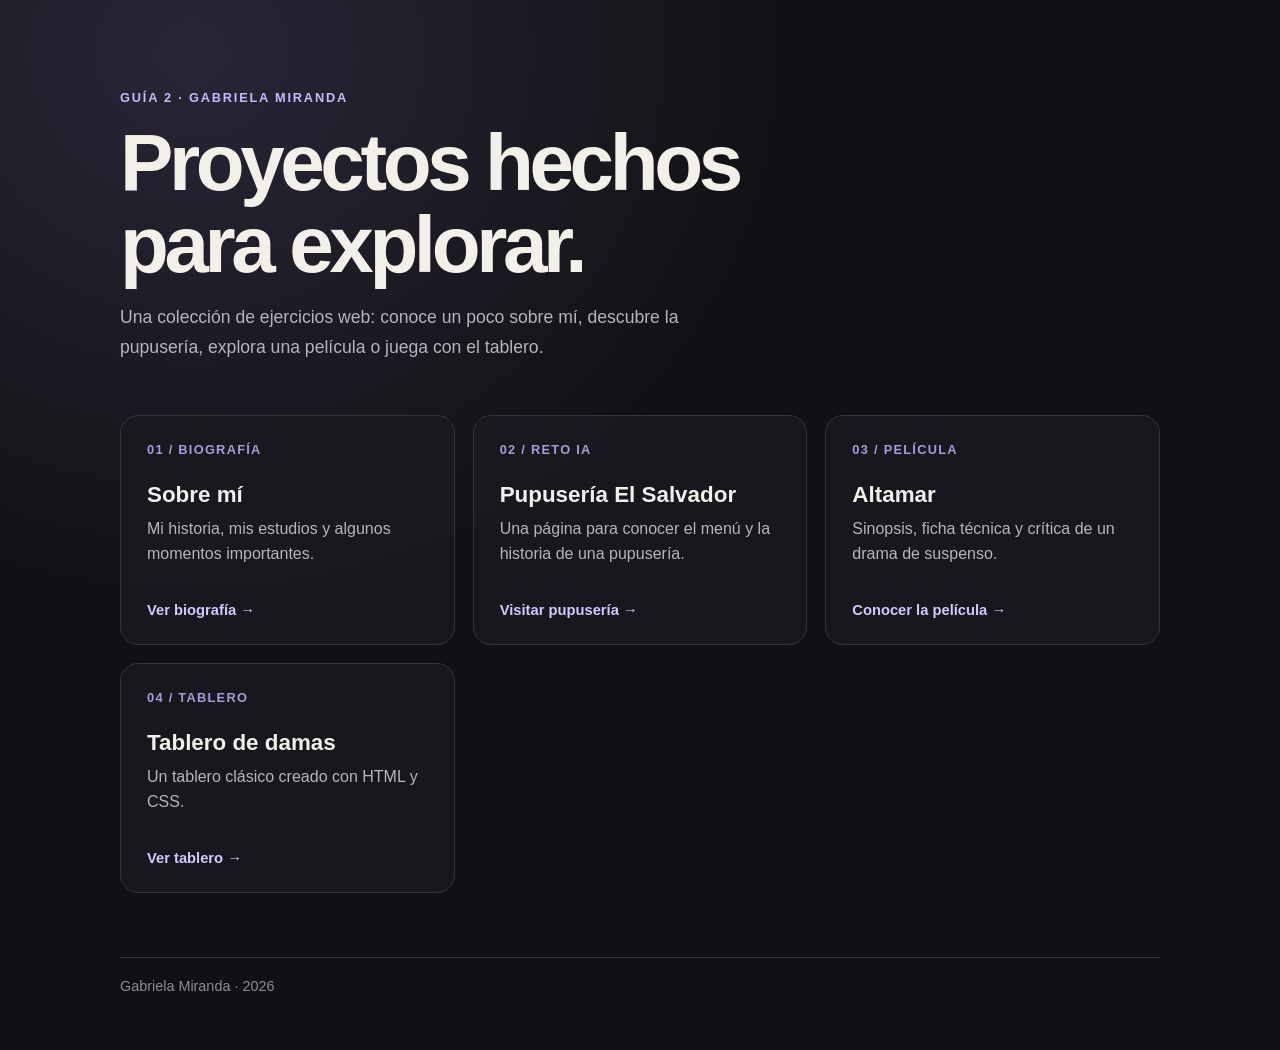
<file: index.html>
<!DOCTYPE html>
<html lang="es">
<head>
    <meta charset="UTF-8">
    <meta name="viewport" content="width=device-width, initial-scale=1.0">
    <meta name="description" content="Proyectos de la Guía 2 de Gabriela Miranda.">
    <title>Guía 2 | Gabriela Miranda</title>
    <style>
        :root {
            color-scheme: dark;
            font-family: "Segoe UI", Arial, sans-serif;
            background: #101114;
            color: #f3f0e9;
        }

        * {
            box-sizing: border-box;
        }

        body {
            min-height: 100vh;
            margin: 0;
            background:
                radial-gradient(ellipse at 15% 5%, rgba(119, 105, 166, 0.24), transparent 38rem),
                #101114;
        }

        main {
            width: min(100% - 40px, 1040px);
            margin: 0 auto;
            padding: 88px 0 56px;
        }

        .eyebrow {
            color: #c9b9ff;
            font-size: 0.8rem;
            font-weight: 700;
            letter-spacing: 0.14em;
            text-transform: uppercase;
        }

        h1 {
            max-width: 720px;
            margin: 16px 0;
            font-size: clamp(2.5rem, 7vw, 5rem);
            letter-spacing: -0.055em;
            line-height: 1.03;
        }

        .intro {
            max-width: 600px;
            margin: 0;
            color: #b6b4bd;
            font-size: 1.1rem;
            line-height: 1.7;
        }

        .projects {
            display: grid;
            grid-template-columns: repeat(auto-fit, minmax(min(100%, 260px), 1fr));
            gap: 18px;
            margin-top: 52px;
        }

        .project {
            display: flex;
            min-height: 230px;
            flex-direction: column;
            align-items: flex-start;
            padding: 26px;
            border: 1px solid #34343b;
            border-radius: 18px;
            background: rgba(25, 26, 31, 0.86);
            text-decoration: none;
            transition: border-color 180ms ease, transform 180ms ease, background 180ms ease;
        }

        .project:hover {
            transform: translateY(-4px);
            border-color: #9c87e8;
            background: #202027;
        }

        .project:focus-visible {
            outline: 3px solid #c9b9ff;
            outline-offset: 4px;
        }

        .project-number {
            color: #a99aDC;
            font-size: 0.8rem;
            font-weight: 700;
            letter-spacing: 0.1em;
        }

        .project h2 {
            margin: 25px 0 8px;
            color: #f3f0e9;
            font-size: 1.4rem;
        }

        .project p {
            margin: 0;
            color: #b6b4bd;
            line-height: 1.6;
        }

        .visit {
            margin-top: auto;
            padding-top: 24px;
            color: #d3c8ff;
            font-size: 0.92rem;
            font-weight: 700;
        }

        footer {
            margin-top: 64px;
            border-top: 1px solid #34343b;
            padding-top: 20px;
            color: #8d8c95;
            font-size: 0.9rem;
        }

        @media (prefers-reduced-motion: reduce) {
            *,
            *::before,
            *::after {
                scroll-behavior: auto !important;
                transition-duration: 0.01ms !important;
            }
        }
    </style>
</head>
<body>
    <main>
        <header>
            <span class="eyebrow">Guía 2 · Gabriela Miranda</span>
            <h1>Proyectos hechos para explorar.</h1>
            <p class="intro">Una colección de ejercicios web: conoce un poco sobre mí, descubre la pupusería, explora una película o juega con el tablero.</p>
        </header>

        <section class="projects" aria-label="Proyectos">
            <a class="project" href="biografia/biografia.html">
                <span class="project-number">01 / BIOGRAFÍA</span>
                <h2>Sobre mí</h2>
                <p>Mi historia, mis estudios y algunos momentos importantes.</p>
                <span class="visit">Ver biografía <span aria-hidden="true">→</span></span>
            </a>

            <a class="project" href="retoIA/css/index.html">
                <span class="project-number">02 / RETO IA</span>
                <h2>Pupusería El Salvador</h2>
                <p>Una página para conocer el menú y la historia de una pupusería.</p>
                <span class="visit">Visitar pupusería <span aria-hidden="true">→</span></span>
            </a>

            <a class="project" href="pelicula/pelicula.html">
                <span class="project-number">03 / PELÍCULA</span>
                <h2>Altamar</h2>
                <p>Sinopsis, ficha técnica y crítica de un drama de suspenso.</p>
                <span class="visit">Conocer la película <span aria-hidden="true">→</span></span>
            </a>

            <a class="project" href="tablero/tablero.html">
                <span class="project-number">04 / TABLERO</span>
                <h2>Tablero de damas</h2>
                <p>Un tablero clásico creado con HTML y CSS.</p>
                <span class="visit">Ver tablero <span aria-hidden="true">→</span></span>
            </a>
        </section>

        <footer>Gabriela Miranda · 2026</footer>
    </main>
</body>
</html>
</file>
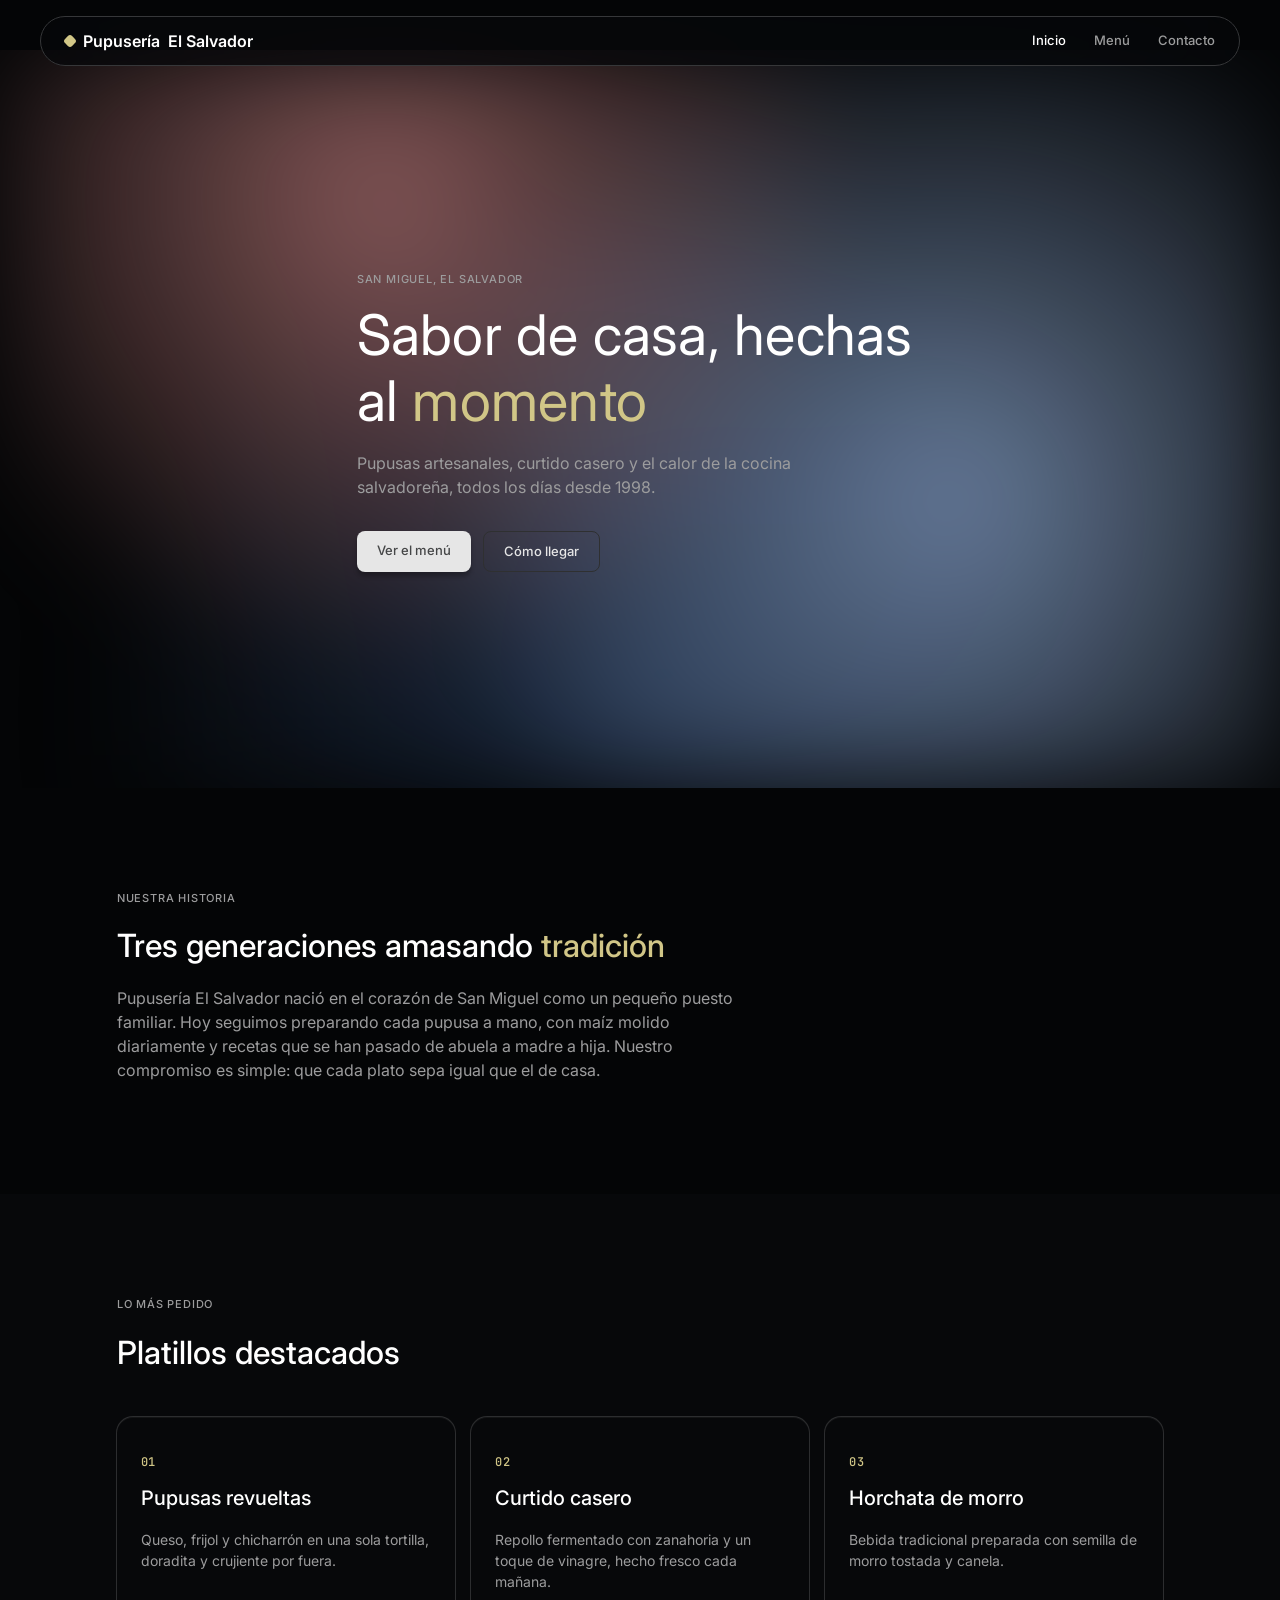
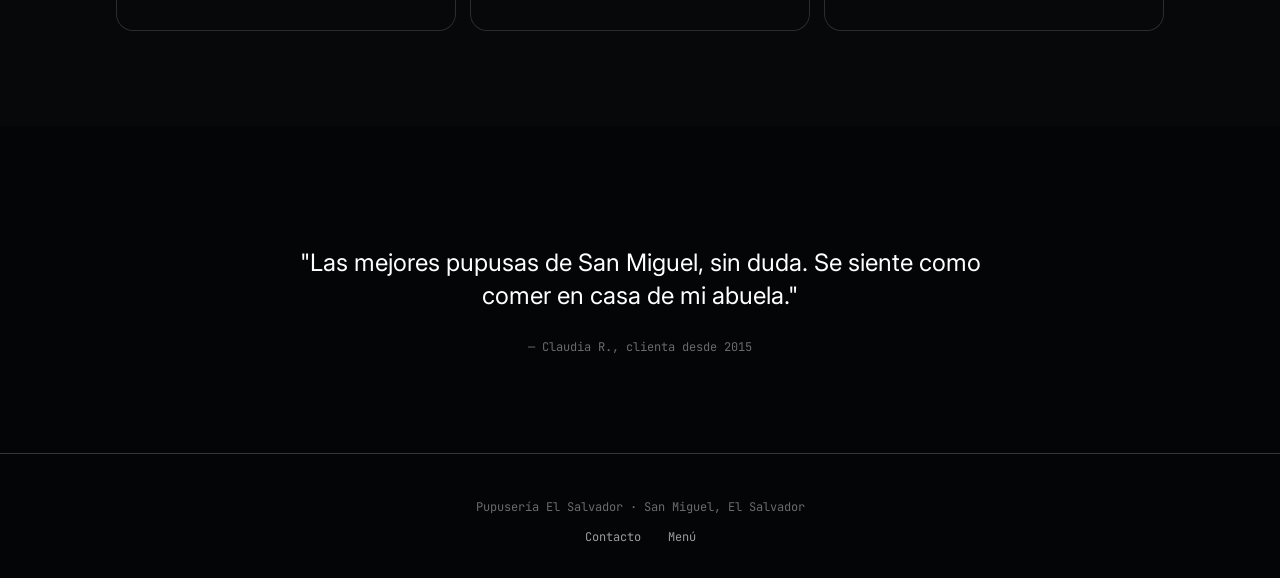
<file: retoIA/css/index.html>
<!DOCTYPE html>
<html lang="es">
<head>
    <meta charset="UTF-8">
    <meta name="viewport" content="width=device-width, initial-scale=1.0">
    <title>Pupusería El Salvador | San Miguel</title>

    <link rel="preconnect" href="https://fonts.googleapis.com">
    <link rel="preconnect" href="https://fonts.gstatic.com" crossorigin>
    <link href="https://fonts.googleapis.com/css2?family=Inter:wght@400;500;600;700&family=JetBrains+Mono:wght@400;500&display=swap" rel="stylesheet">
    <link rel="stylesheet" href="style.css">
</head>
<body>

    <header class="navbar">
        <a href="index.html" class="logo">Pupusería <span>El Salvador</span></a>
        <nav>
            <a href="index.html" class="activo">Inicio</a>
            <a href="menu.html">Menú</a>
            <a href="contacto.html">Contacto</a>
        </nav>
    </header>

    <section class="hero">
        <div class="wrapper">
            <span class="eyebrow">San Miguel, El Salvador</span>
            <h1>Sabor de casa, hechas al <em>momento</em></h1>
            <p>Pupusas artesanales, curtido casero y el calor de la cocina salvadoreña, todos los días desde 1998.</p>
            <div class="hero-botones">
                <a href="menu.html" class="btn btn-primario">Ver el menú</a>
                <a href="contacto.html" class="btn btn-secundario">Cómo llegar</a>
            </div>
        </div>
    </section>

    <section>
        <div class="wrapper">
            <span class="eyebrow">Nuestra historia</span>
            <h2>Tres generaciones amasando <em>tradición</em></h2>
            <p style="max-width: 640px;">
                Pupusería El Salvador nació en el corazón de San Miguel como un pequeño puesto familiar.
                Hoy seguimos preparando cada pupusa a mano, con maíz molido diariamente y recetas que
                se han pasado de abuela a madre a hija. Nuestro compromiso es simple: que cada plato
                sepa igual que el de casa.
            </p>
        </div>
    </section>

    <section class="seccion-alt">
        <div class="wrapper">
            <span class="eyebrow">Lo más pedido</span>
            <h2>Platillos destacados</h2>
            <div class="grid-3">
                <div class="tarjeta fade-in-scroll">
                    <p class="numero">01</p>
                    <h3>Pupusas revueltas</h3>
                    <p>Queso, frijol y chicharrón en una sola tortilla, doradita y crujiente por fuera.</p>
                </div>
                <div class="tarjeta fade-in-scroll">
                    <p class="numero">02</p>
                    <h3>Curtido casero</h3>
                    <p>Repollo fermentado con zanahoria y un toque de vinagre, hecho fresco cada mañana.</p>
                </div>
                <div class="tarjeta fade-in-scroll">
                    <p class="numero">03</p>
                    <h3>Horchata de morro</h3>
                    <p>Bebida tradicional preparada con semilla de morro tostada y canela.</p>
                </div>
            </div>
        </div>
    </section>

    <section>
        <div class="wrapper">
            <div class="testimonio fade-in-scroll">
                <p>"Las mejores pupusas de San Miguel, sin duda. Se siente como comer en casa de mi abuela."</p>
                <span>— Claudia R., clienta desde 2015</span>
            </div>
        </div>
    </section>

    <footer>
        <p>Pupusería El Salvador &middot; San Miguel, El Salvador</p>
        <div class="redes">
            <a href="contacto.html">Contacto</a>
            <a href="menu.html">Menú</a>
        </div>
    </footer>

    <script>
        const elementos = document.querySelectorAll('.fade-in-scroll');
        const observador = new IntersectionObserver((entradas) => {
            entradas.forEach(entrada => {
                if (entrada.isIntersecting) {
                    entrada.target.classList.add('visible');
                }
            });
        }, { threshold: 0.2 });

        elementos.forEach(el => observador.observe(el));
    </script>

</body>
</html>
</file>
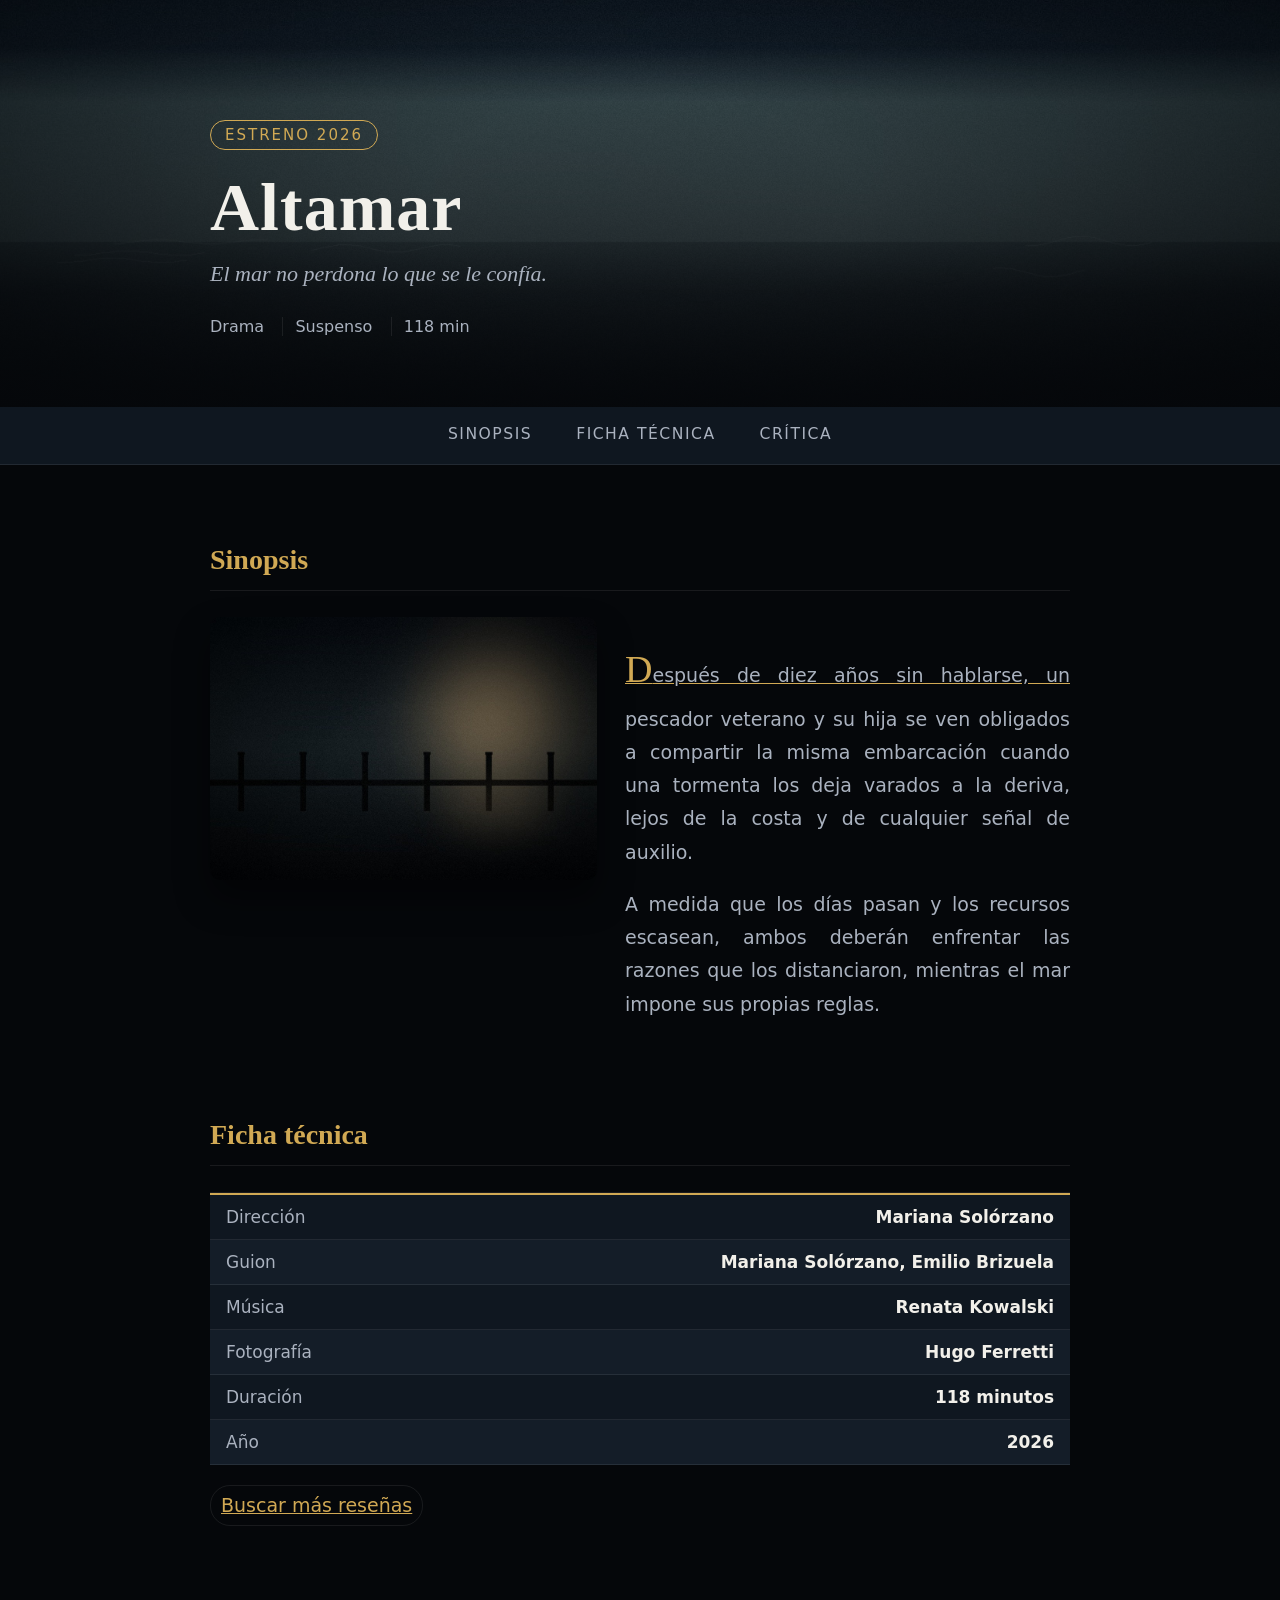
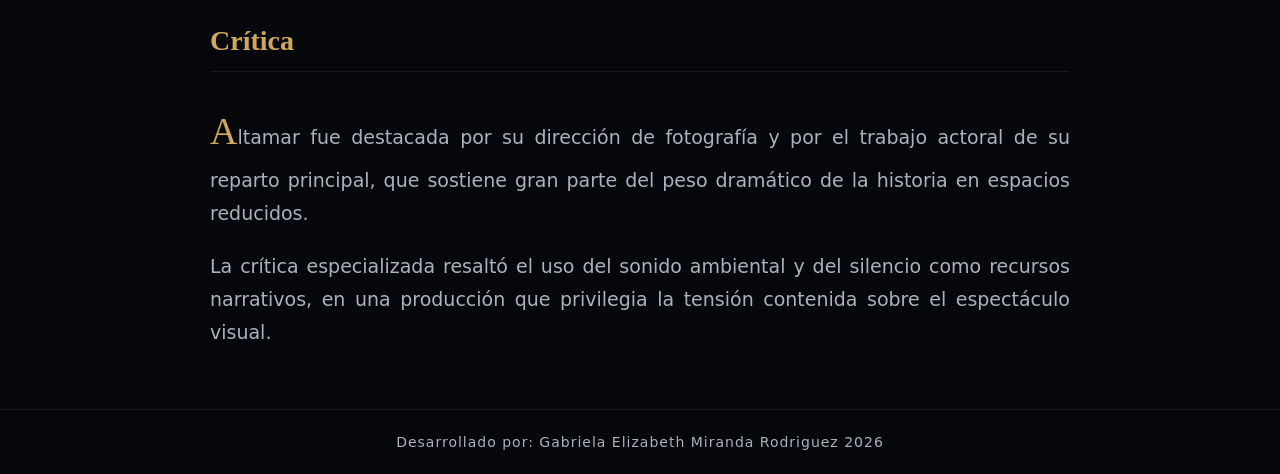
<file: pelicula/pelicula.html>
<!DOCTYPE html>
<html lang="es">
<head>
    <meta charset="UTF-8">
    <meta name="viewport" content="width=device-width, initial-scale=1.0">
    <title>Altamar</title>
    <link rel="stylesheet" href="css/style.css">
</head>
<body>

    <header class="hero">
        <div class="hero-contenido">
            <span class="etiqueta">Estreno 2026</span>
            <h1>Altamar</h1>
            <p class="tagline">El mar no perdona lo que se le confía.</p>
            <div class="badges">
                <span class="badge">Drama</span>
                <span class="badge">Suspenso</span>
                <span class="badge">118 min</span>
            </div>
        </div>
    </header>

    <nav>
        <a href="#sinopsis">Sinopsis</a>
        <a href="#ficha">Ficha técnica</a>
        <a href="#critica">Crítica</a>
    </nav>

    <main class="wrapper">

        <section id="sinopsis" class="bloque">
            <h2>Sinopsis</h2>
            <div class="sinopsis-contenido">
                <img src="img/still.jpg" alt="Muelle en la niebla, escena de Altamar">
                <div class="sinopsis-texto">
                    <p>Después de diez años sin hablarse, un pescador veterano y su hija se ven obligados a compartir la misma embarcación cuando una tormenta los deja varados a la deriva, lejos de la costa y de cualquier señal de auxilio.</p>
                    <p>A medida que los días pasan y los recursos escasean, ambos deberán enfrentar las razones que los distanciaron, mientras el mar impone sus propias reglas.</p>
                </div>
            </div>
        </section>

        <section id="ficha" class="bloque">
            <h2>Ficha técnica</h2>
            <dl class="ficha">
                <div><dt>Dirección</dt><dd>Mariana Solórzano</dd></div>
                <div><dt>Guion</dt><dd>Mariana Solórzano, Emilio Brizuela</dd></div>
                <div><dt>Música</dt><dd>Renata Kowalski</dd></div>
                <div><dt>Fotografía</dt><dd>Hugo Ferretti</dd></div>
                <div><dt>Duración</dt><dd>118 minutos</dd></div>
                <div><dt>Año</dt><dd>2026</dd></div>
            </dl>
            <p class="mas-info"><a href="https://www.imdb.com">Buscar más reseñas</a></p>
        </section>

        <section id="critica" class="bloque">
            <h2>Crítica</h2>
            <div class="critica-texto">
                <p>Altamar fue destacada por su dirección de fotografía y por el trabajo actoral de su reparto principal, que sostiene gran parte del peso dramático de la historia en espacios reducidos.</p>
                <p>La crítica especializada resaltó el uso del sonido ambiental y del silencio como recursos narrativos, en una producción que privilegia la tensión contenida sobre el espectáculo visual.</p>
            </div>
        </section>

    </main>

    <footer>
        Desarrollado por: Gabriela Elizabeth Miranda Rodriguez 2026
    </footer>

</body>
</html>
</file>
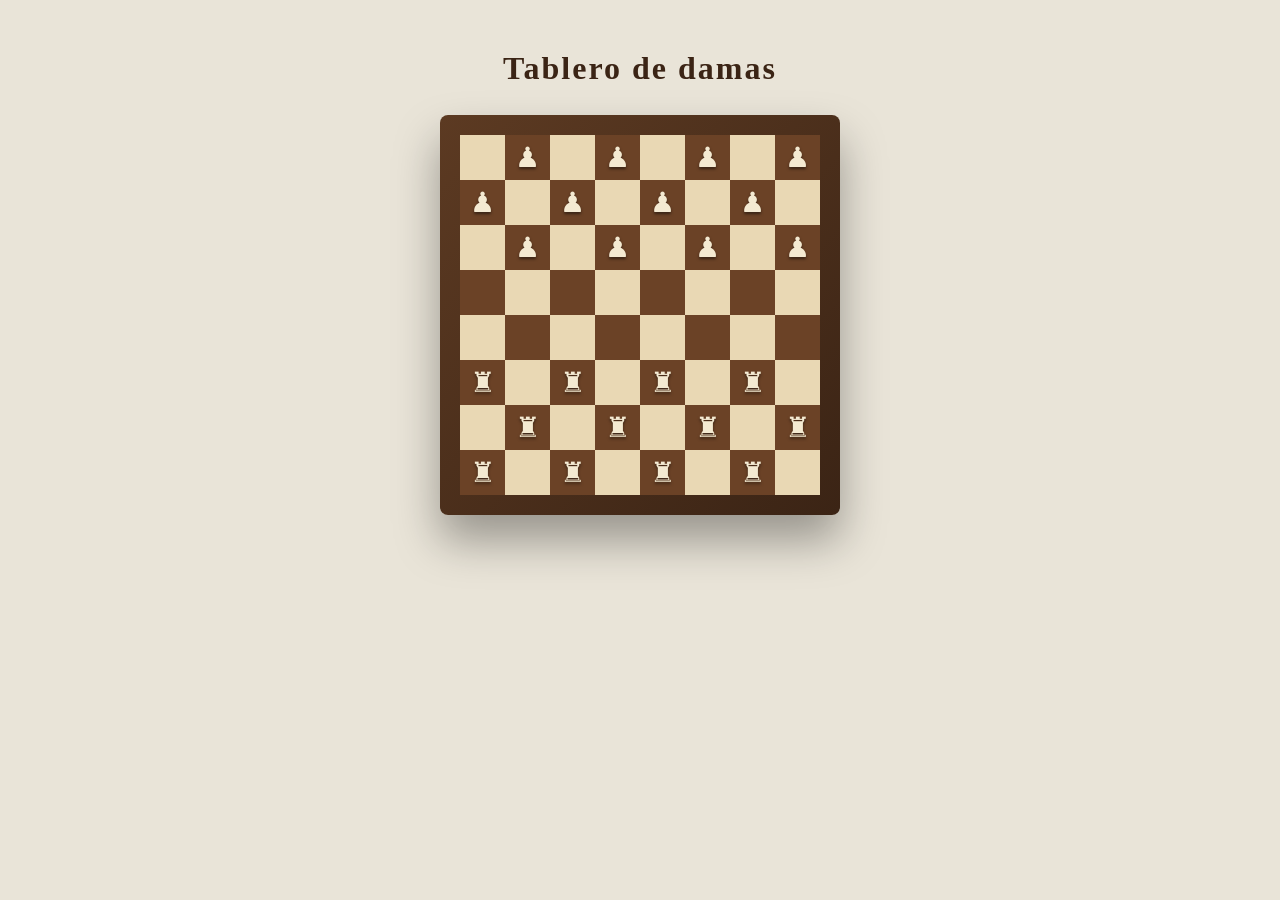
<file: tablero/tablero.html>
<!DOCTYPE html>
<html lang="es">
<head>
    <meta charset="UTF-8">
    <meta name="viewport" content="width=device-width, initial-scale=1.0">
    <title>Tablero de Damas</title>
    <link rel="stylesheet" href="css/estilo_tablero.css">
</head>
<body>

    <h1>Tablero de damas</h1>
    <div id="tablero">
        <div>
            <p></p>
            <p>&#9823;</p>
            <p></p>
            <p>&#9823;</p>
            <p></p>
            <p>&#9823;</p>
            <p></p>
            <p>&#9823;</p>
        </div>
        <div>
            <p>&#9823;</p>
            <p></p>
            <p>&#9823;</p>
            <p></p>
            <p>&#9823;</p>
            <p></p>
            <p>&#9823;</p>
            <p></p>
        </div>
        <div>
            <p></p>
            <p>&#9823;</p>
            <p></p>
            <p>&#9823;</p>
            <p></p>
            <p>&#9823;</p>
            <p></p>
            <p>&#9823;</p>
        </div>
        <div>
            <p></p>
            <p></p>
            <p></p>
            <p></p>
            <p></p>
            <p></p>
            <p></p>
            <p></p>
        </div>
        <div>
            <p></p>
            <p></p>
            <p></p>
            <p></p>
            <p></p>
            <p></p>
            <p></p>
            <p></p>
        </div>
        <div>
            <p>&#9820;</p>
            <p></p>
            <p>&#9820;</p>
            <p></p>
            <p>&#9820;</p>
            <p></p>
            <p>&#9820;</p>
            <p></p>
        </div>
        <div>
            <p></p>
            <p>&#9820;</p>
            <p></p>
            <p>&#9820;</p>
            <p></p>
            <p>&#9820;</p>
            <p></p>
            <p>&#9820;</p>
        </div>
        <div>
            <p>&#9820;</p>
            <p></p>
            <p>&#9820;</p>
            <p></p>
            <p>&#9820;</p>
            <p></p>
            <p>&#9820;</p>
            <p></p>
        </div>
    </div>

</body>
</html>
</file>
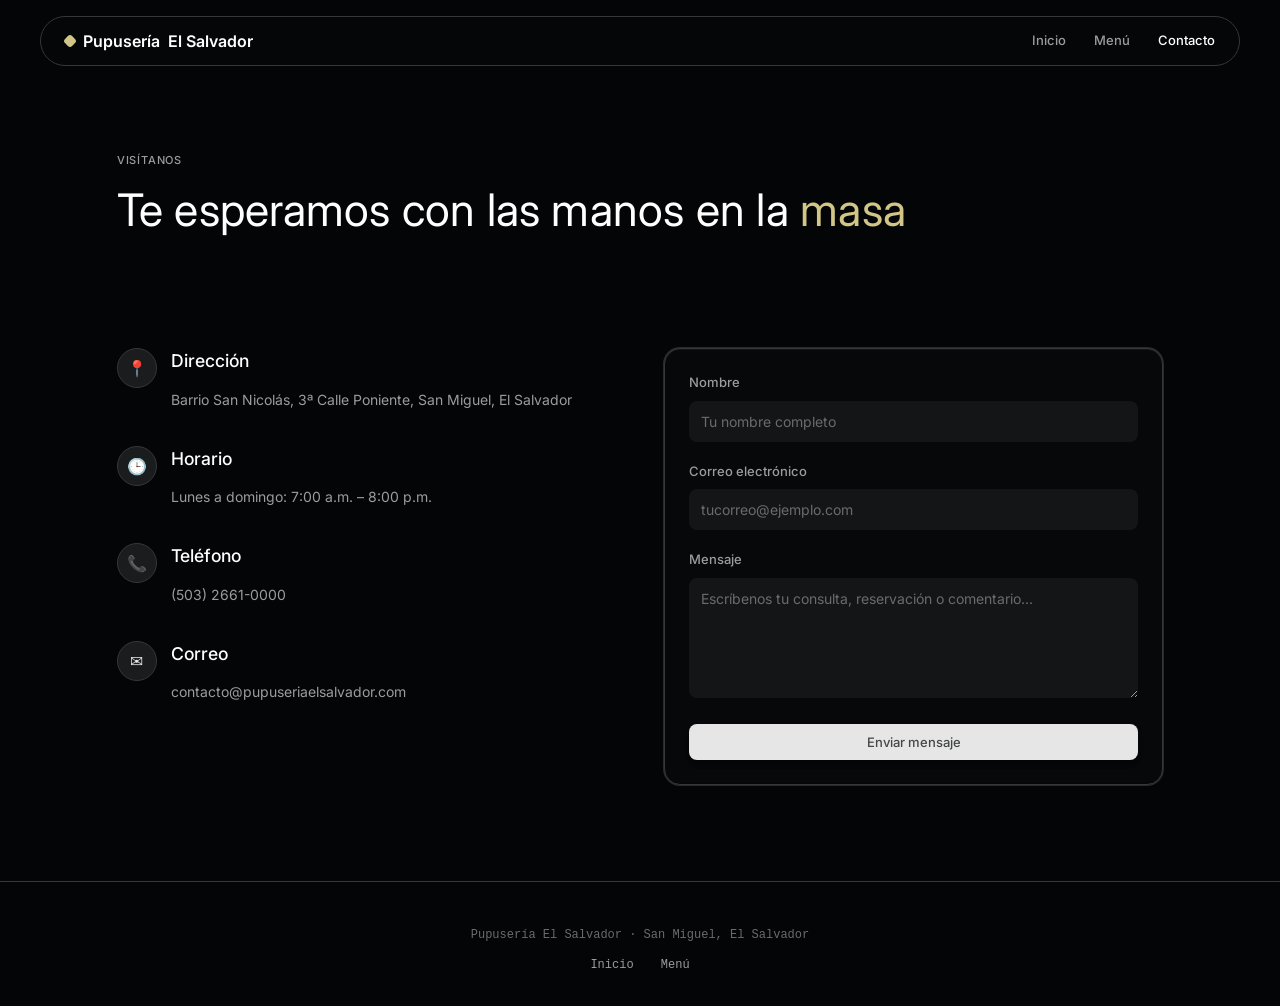
<file: retoIA/css/contacto.html>
<!DOCTYPE html>
<html lang="es">
<head>
    <meta charset="UTF-8">
    <meta name="viewport" content="width=device-width, initial-scale=1.0">
    <title>Contacto | Pupusería El Salvador</title>

    <link rel="preconnect" href="https://fonts.googleapis.com">
    <link rel="preconnect" href="https://fonts.gstatic.com" crossorigin>
    <link href="https://fonts.googleapis.com/css2?family=Inter:wght@400;600;700&family=Playfair+Display:ital,wght@0,400;0,700;1,400;1,700&display=swap" rel="stylesheet">

    <link rel="stylesheet" href="style.css">
</head>
<body>

    <header class="navbar">
        <a href="index.html" class="logo">Pupusería <span>El Salvador</span></a>
        <nav>
            <a href="index.html">Inicio</a>
            <a href="menu.html">Menú</a>
            <a href="contacto.html" class="activo">Contacto</a>
        </nav>
    </header>

    <section style="padding-bottom: 0;">
        <div class="wrapper">
            <span class="eyebrow">Visítanos</span>
            <h1 style="font-size: 2.8rem;">Te esperamos con las manos en la <em>masa</em></h1>
        </div>
    </section>

    <section>
        <div class="wrapper contacto-grid">

            <div class="info-contacto">
                <div class="item">
                    <div class="icono">📍</div>
                    <div>
                        <h3 style="font-size: 1.1rem; margin-bottom: 4px;">Dirección</h3>
                        <p>Barrio San Nicolás, 3ª Calle Poniente, San Miguel, El Salvador</p>
                    </div>
                </div>

                <div class="item">
                    <div class="icono">🕒</div>
                    <div>
                        <h3 style="font-size: 1.1rem; margin-bottom: 4px;">Horario</h3>
                        <p>Lunes a domingo: 7:00 a.m. – 8:00 p.m.</p>
                    </div>
                </div>

                <div class="item">
                    <div class="icono">📞</div>
                    <div>
                        <h3 style="font-size: 1.1rem; margin-bottom: 4px;">Teléfono</h3>
                        <p>(503) 2661-0000</p>
                    </div>
                </div>

                <div class="item">
                    <div class="icono">✉️</div>
                    <div>
                        <h3 style="font-size: 1.1rem; margin-bottom: 4px;">Correo</h3>
                        <p>contacto@pupuseriaelsalvador.com</p>
                    </div>
                </div>
            </div>

            <form>
                <label for="nombre">Nombre</label>
                <input type="text" id="nombre" name="nombre" placeholder="Tu nombre completo" required>

                <label for="correo">Correo electrónico</label>
                <input type="email" id="correo" name="correo" placeholder="tucorreo@ejemplo.com" required>

                <label for="mensaje">Mensaje</label>
                <textarea id="mensaje" name="mensaje" placeholder="Escríbenos tu consulta, reservación o comentario..." required></textarea>

                <button type="submit" class="btn btn-primario" style="border: none; width: 100%;">Enviar mensaje</button>
            </form>

        </div>
    </section>

    <footer>
        <p>Pupusería El Salvador &middot; San Miguel, El Salvador</p>
        <div class="redes">
            <a href="index.html">Inicio</a>
            <a href="menu.html">Menú</a>
        </div>
    </footer>

</body>
</html>
</file>
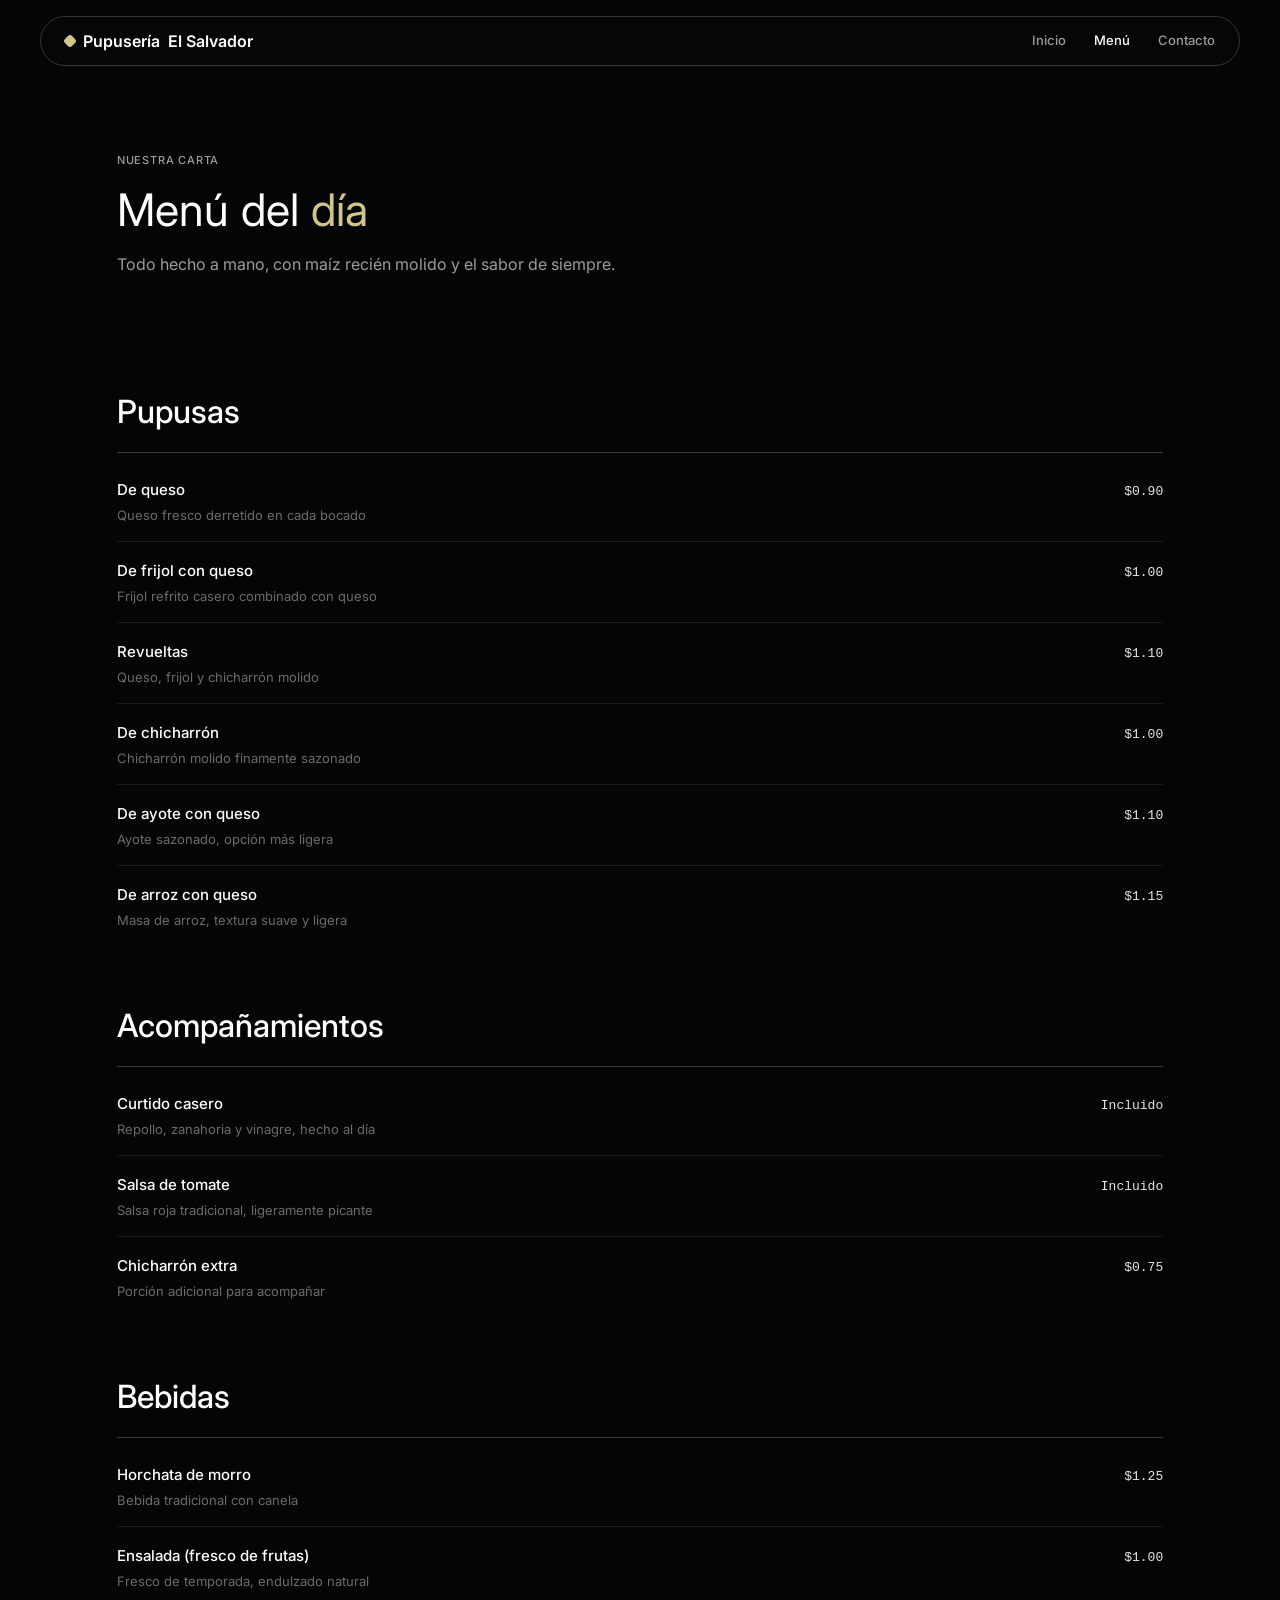
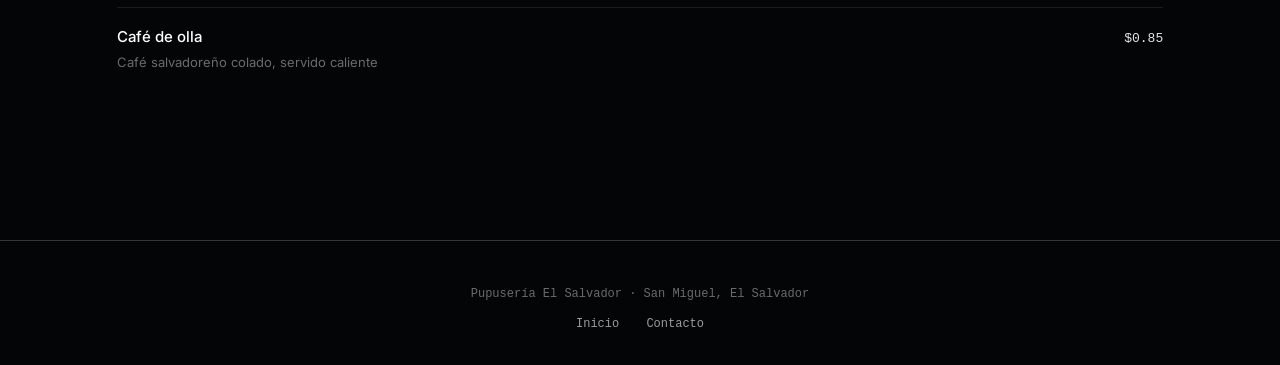
<file: retoIA/css/menu.html>
<!DOCTYPE html>
<html lang="es">
<head>
    <meta charset="UTF-8">
    <meta name="viewport" content="width=device-width, initial-scale=1.0">
    <title>Menú | Pupusería El Salvador</title>

    <link rel="preconnect" href="https://fonts.googleapis.com">
    <link rel="preconnect" href="https://fonts.gstatic.com" crossorigin>
    <link href="https://fonts.googleapis.com/css2?family=Inter:wght@400;600;700&family=Playfair+Display:ital,wght@0,400;0,700;1,400;1,700&display=swap" rel="stylesheet">

    <link rel="stylesheet" href="style.css">
</head>
<body>

    <header class="navbar">
        <a href="index.html" class="logo">Pupusería <span>El Salvador</span></a>
        <nav>
            <a href="index.html">Inicio</a>
            <a href="menu.html" class="activo">Menú</a>
            <a href="contacto.html">Contacto</a>
        </nav>
    </header>

    <section style="padding-bottom: 0;">
        <div class="wrapper">
            <span class="eyebrow">Nuestra carta</span>
            <h1 style="font-size: 2.8rem;">Menú del <em>día</em></h1>
            <p style="max-width: 520px;">Todo hecho a mano, con maíz recién molido y el sabor de siempre.</p>
        </div>
    </section>

    <section>
        <div class="wrapper">

            <div class="menu-categoria fade-in-scroll">
                <h2>Pupusas</h2>

                <div class="menu-item">
                    <div>
                        <span class="nombre">De queso</span>
                        <span class="desc">Queso fresco derretido en cada bocado</span>
                    </div>
                    <span class="precio">$0.90</span>
                </div>

                <div class="menu-item">
                    <div>
                        <span class="nombre">De frijol con queso</span>
                        <span class="desc">Frijol refrito casero combinado con queso</span>
                    </div>
                    <span class="precio">$1.00</span>
                </div>

                <div class="menu-item">
                    <div>
                        <span class="nombre">Revueltas</span>
                        <span class="desc">Queso, frijol y chicharrón molido</span>
                    </div>
                    <span class="precio">$1.10</span>
                </div>

                <div class="menu-item">
                    <div>
                        <span class="nombre">De chicharrón</span>
                        <span class="desc">Chicharrón molido finamente sazonado</span>
                    </div>
                    <span class="precio">$1.00</span>
                </div>

                <div class="menu-item">
                    <div>
                        <span class="nombre">De ayote con queso</span>
                        <span class="desc">Ayote sazonado, opción más ligera</span>
                    </div>
                    <span class="precio">$1.10</span>
                </div>

                <div class="menu-item">
                    <div>
                        <span class="nombre">De arroz con queso</span>
                        <span class="desc">Masa de arroz, textura suave y ligera</span>
                    </div>
                    <span class="precio">$1.15</span>
                </div>
            </div>

            <div class="menu-categoria fade-in-scroll">
                <h2>Acompañamientos</h2>

                <div class="menu-item">
                    <div>
                        <span class="nombre">Curtido casero</span>
                        <span class="desc">Repollo, zanahoria y vinagre, hecho al día</span>
                    </div>
                    <span class="precio">Incluido</span>
                </div>

                <div class="menu-item">
                    <div>
                        <span class="nombre">Salsa de tomate</span>
                        <span class="desc">Salsa roja tradicional, ligeramente picante</span>
                    </div>
                    <span class="precio">Incluido</span>
                </div>

                <div class="menu-item">
                    <div>
                        <span class="nombre">Chicharrón extra</span>
                        <span class="desc">Porción adicional para acompañar</span>
                    </div>
                    <span class="precio">$0.75</span>
                </div>
            </div>

            <div class="menu-categoria fade-in-scroll">
                <h2>Bebidas</h2>

                <div class="menu-item">
                    <div>
                        <span class="nombre">Horchata de morro</span>
                        <span class="desc">Bebida tradicional con canela</span>
                    </div>
                    <span class="precio">$1.25</span>
                </div>

                <div class="menu-item">
                    <div>
                        <span class="nombre">Ensalada (fresco de frutas)</span>
                        <span class="desc">Fresco de temporada, endulzado natural</span>
                    </div>
                    <span class="precio">$1.00</span>
                </div>

                <div class="menu-item">
                    <div>
                        <span class="nombre">Café de olla</span>
                        <span class="desc">Café salvadoreño colado, servido caliente</span>
                    </div>
                    <span class="precio">$0.85</span>
                </div>
            </div>

        </div>
    </section>

    <footer>
        <p>Pupusería El Salvador &middot; San Miguel, El Salvador</p>
        <div class="redes">
            <a href="index.html">Inicio</a>
            <a href="contacto.html">Contacto</a>
        </div>
    </footer>

    <script>
        const elementos = document.querySelectorAll('.fade-in-scroll');
        const observador = new IntersectionObserver((entradas) => {
            entradas.forEach(entrada => {
                if (entrada.isIntersecting) {
                    entrada.target.classList.add('visible');
                }
            });
        }, { threshold: 0.15 });

        elementos.forEach(el => observador.observe(el));
    </script>

</body>
</html>
</file>
<file: retoIA/css/style.css>
:root {
    --color-void: #040506;
    --color-ink: #07080a;
    --color-obsidian: #111214;
    --color-graphite: #1b1c1e;
    --color-smoke: #6a6b6c;
    --color-ash: #9c9c9d;
    --color-mist: #e6e6e6;
    --color-iron: #454647;
    --color-slate: #2f3031;
    --color-borde: #363739;
    --color-blanco: #ffffff;
    --color-coral: #d1c687;
    --color-coral-tint: #ebb0b5;

    --fuente-texto: "Inter", system-ui, -apple-system, "Segoe UI", sans-serif;
    --fuente-mono: "JetBrains Mono", ui-monospace, Menlo, Monaco, monospace;

    --radio-boton: 8px;
    --radio-tarjeta: 16px;
    --radio-nav: 8px;

    --sombra-tecla:
        rgba(255, 255, 255, 0.05) 0px 1px 0px 0px inset,
        rgba(255, 255, 255, 0.15) 0px 0px 0px 1px,
        rgba(0, 0, 0, 0.2) 0px -1px 0px 0px inset;
    --sombra-boton: rgba(0, 0, 0, 0.03) 0px 7px 3px 0px, rgba(0, 0, 0, 0.25) 0px 4px 4px 0px;
}

* {
    box-sizing: border-box;
}

html {
    scroll-behavior: smooth;
}

body {
    margin: 0;
    background-color: var(--color-void);
    color: var(--color-ash);
    font-family: var(--fuente-texto);
    line-height: 1.5;
}

img {
    max-width: 100%;
    display: block;
}

a {
    color: inherit;
}

.navbar {
    position: sticky;
    top: 16px;
    z-index: 50;
    display: flex;
    align-items: center;
    justify-content: space-between;
    max-width: 1200px;
    margin: 0 auto 0;
    background-color: rgba(7, 8, 10, 0.7);
    backdrop-filter: blur(48px);
    -webkit-backdrop-filter: blur(48px);
    border: 1px solid var(--color-borde);
    border-radius: 9999px;
    padding: 10px 24px;
}

.navbar .logo {
    font-family: var(--fuente-texto);
    font-weight: 600;
    font-size: 1rem;
    color: var(--color-blanco);
    text-decoration: none;
    display: flex;
    align-items: center;
    gap: 8px;
}

.navbar .logo::before {
    content: "";
    width: 10px;
    height: 10px;
    background-color: var(--color-coral);
    border-radius: 3px;
    transform: rotate(45deg);
    display: inline-block;
}

.navbar .logo span {
    color: var(--color-blanco);
    font-style: normal;
}

.navbar nav {
    display: flex;
    gap: 28px;
}

.navbar nav a {
    text-decoration: none;
    font-size: 13px;
    font-weight: 500;
    color: var(--color-ash);
    padding: 4px 0;
    border-bottom: none;
    transition: color 0.2s ease;
}

.navbar nav a:hover,
.navbar nav a.activo {
    color: var(--color-blanco);
}

.btn {
    display: inline-block;
    font-family: var(--fuente-texto);
    font-weight: 500;
    font-size: 13px;
    padding: 10px 20px;
    border-radius: var(--radio-boton);
    text-decoration: none;
    transition: transform 0.2s ease, box-shadow 0.2s ease, background-color 0.2s ease;
    cursor: pointer;
}

.btn-primario {
    background-color: var(--color-mist);
    color: var(--color-iron);
    border: none;
    box-shadow: var(--sombra-boton);
}

.btn-primario:hover {
    transform: translateY(-2px);
    background-color: var(--color-blanco);
}

.btn-secundario {
    background-color: transparent;
    color: var(--color-mist);
    border: 1px solid var(--color-slate);
}

.btn-secundario:hover {
    border-color: var(--color-mist);
    color: var(--color-blanco);
}

.wrapper {
    max-width: 1200px;
    margin: 0 auto;
    padding: 0 6%;
}

section {
    padding: 96px 0;
}

.seccion-alt {
    background-color: var(--color-ink);
}

.eyebrow {
    display: inline-block;
    font-size: 11px;
    font-weight: 500;
    letter-spacing: 0.8px;
    text-transform: uppercase;
    color: var(--color-ash);
    margin-bottom: 16px;
}

h1, h2, h3 {
    font-family: var(--fuente-texto);
    font-weight: 400;
    color: var(--color-blanco);
    margin: 0 0 16px;
}

h1 {
    font-size: 56px;
    font-weight: 400;
    letter-spacing: 0.22px;
    line-height: 1.17;
}

h1 em, h2 em {
    color: var(--color-coral);
    font-style: normal;
}

h2 {
    font-size: 32px;
    font-weight: 500;
}

h3 {
    font-weight: 500;
}

p {
    color: var(--color-ash);
}

.hero {
    position: relative;
    min-height: 82vh;
    display: flex;
    align-items: center;
    overflow: hidden;
    background-color: var(--color-void);
    color: var(--color-blanco);
}

.hero::before {
    content: "";
    position: absolute;
    inset: 0;
    background:
        radial-gradient(circle at 30% 20%, rgba(238, 154, 154, 0.55), transparent 45%),
        radial-gradient(circle at 75% 60%, rgba(163, 194, 240, 0.6), transparent 50%),
        radial-gradient(circle at 50% 90%, rgba(32, 51, 81, 0.8), transparent 60%);
    filter: blur(50px);
    z-index: 0;
}

.hero .wrapper {
    position: relative;
    z-index: 1;
    max-width: 720px;
}

.hero .eyebrow {
    color: var(--color-ash);
}

.hero h1 {
    color: var(--color-blanco);
}

.hero p {
    color: var(--color-ash);
    font-size: 16px;
    max-width: 480px;
    margin-bottom: 32px;
}

.hero-botones {
    display: flex;
    gap: 12px;
    flex-wrap: wrap;
}

.grid-3 {
    display: grid;
    grid-template-columns: repeat(3, 1fr);
    gap: 16px;
    margin-top: 40px;
}

.tarjeta {
    background-color: var(--color-ink);
    border-radius: var(--radio-tarjeta);
    padding: 24px;
    box-shadow: var(--sombra-tecla);
    transition: transform 0.25s ease;
}

.tarjeta:hover {
    transform: translateY(-4px);
}

.tarjeta .numero {
    font-family: var(--fuente-mono);
    font-weight: 500;
    color: var(--color-coral);
    font-size: 12px;
    margin-bottom: 12px;
    letter-spacing: 0.05em;
}

.tarjeta h3 {
    font-size: 20px;
    color: var(--color-blanco);
}

.tarjeta p {
    font-size: 14px;
}

.testimonio {
    max-width: 700px;
    margin: 0 auto;
    text-align: center;
}

.testimonio p {
    font-family: var(--fuente-texto);
    font-weight: 400;
    font-size: 24px;
    color: var(--color-blanco);
    margin-bottom: 20px;
    line-height: 1.4;
}

.testimonio span {
    font-family: var(--fuente-mono);
    font-weight: 400;
    color: var(--color-smoke);
    font-size: 12px;
}

.menu-categoria {
    margin-bottom: 56px;
}

.menu-categoria h2 {
    border-bottom: 1px solid var(--color-borde);
    padding-bottom: 16px;
    margin-bottom: 8px;
}

.menu-item {
    display: flex;
    justify-content: space-between;
    align-items: baseline;
    padding: 16px 0;
    border-bottom: 1px solid var(--color-graphite);
}

.menu-item:last-child {
    border-bottom: none;
}

.menu-item .nombre {
    font-weight: 500;
    color: var(--color-blanco);
    font-size: 15px;
}

.menu-item .desc {
    display: block;
    font-size: 13px;
    color: var(--color-smoke);
    font-weight: 400;
    margin-top: 4px;
}

.menu-item .precio {
    font-family: var(--fuente-mono);
    font-weight: 500;
    color: var(--color-mist);
    white-space: nowrap;
    margin-left: 20px;
    font-size: 13px;
}

.contacto-grid {
    display: grid;
    grid-template-columns: 1fr 1fr;
    gap: 48px;
    align-items: start;
}

.info-contacto .item {
    display: flex;
    gap: 14px;
    margin-bottom: 22px;
}

.info-contacto .icono {
    width: 40px;
    height: 40px;
    flex-shrink: 0;
    border-radius: 99999px;
    background-color: var(--color-graphite);
    color: var(--color-mist);
    display: flex;
    align-items: center;
    justify-content: center;
    font-weight: 500;
    border: 1px solid var(--color-borde);
}

.info-contacto h3 {
    color: var(--color-blanco);
}

.info-contacto p {
    font-size: 14px;
}

form {
    background-color: var(--color-ink);
    border: 1px solid var(--color-borde);
    border-radius: var(--radio-tarjeta);
    padding: 24px;
    box-shadow: var(--sombra-tecla);
}

label {
    display: block;
    font-size: 13px;
    font-weight: 500;
    color: var(--color-ash);
    margin-bottom: 8px;
}

input[type="text"],
input[type="email"],
textarea {
    width: 100%;
    padding: 12px 12px;
    margin-bottom: 20px;
    border: none;
    border-radius: var(--radio-boton);
    background-color: rgba(255, 255, 255, 0.05);
    font-family: var(--fuente-texto);
    font-size: 14px;
    color: var(--color-blanco);
}

input::placeholder,
textarea::placeholder {
    color: var(--color-smoke);
}

textarea {
    resize: vertical;
    min-height: 120px;
}

input:focus,
textarea:focus {
    outline: none;
    box-shadow: 0 0 0 1px var(--color-coral);
}

footer {
    background-color: var(--color-void);
    border-top: 1px solid var(--color-borde);
    color: var(--color-smoke);
    text-align: center;
    padding: 32px 6%;
    font-family: var(--fuente-mono);
    font-size: 12px;
}

footer p {
    color: var(--color-smoke);
    font-family: var(--fuente-mono);
}

footer .redes {
    margin-top: 10px;
}

footer .redes a {
    color: var(--color-ash);
    text-decoration: none;
    margin: 0 10px;
    font-weight: 400;
}

footer .redes a:hover {
    color: var(--color-blanco);
}



.fade-in-scroll {
    opacity: 0;
    transform: translateY(30px);
    transition: opacity 2.5s ease, transform 2.5s ease;
}

.fade-in-scroll.visible {
    opacity: 1;
    transform: translateY(0);
}

@keyframes aparecer {
    from { opacity: 0; transform: translateY(20px); }
    to { opacity: 1; transform: translateY(0); }
}

.hero .wrapper > * {
    animation: aparecer 0.9s ease both;
}

.hero .eyebrow { animation-delay: 0.1s; }
.hero h1 { animation-delay: 0.25s; }
.hero p { animation-delay: 0.4s; }
.hero-botones { animation-delay: 0.55s; }

@media (max-width: 768px) {
    .grid-3 { grid-template-columns: 1fr; }
    .contacto-grid { grid-template-columns: 1fr; }
    h1 { font-size: 36px; }
    .navbar nav { gap: 14px; }
    .navbar { border-radius: 16px; }
}
</file>
<file: pelicula/css/style.css>
/* ===== Variables ===== */
:root {
    --color-fondo: #05070a;
    --color-superficie: #0f1720;
    --color-superficie-alt: #141d28;
    --color-dorado: #d1a954;
    --color-texto: #f2f0ea;
    --color-texto-tenue: #aab2bf;
    --color-borde: rgba(255, 255, 255, 0.08);

    --fuente-titulos: Georgia, "Times New Roman", serif;
    --fuente-texto: "Segoe UI", system-ui, -apple-system, Helvetica,
Arial, sans-serif;
}

* {
    box-sizing: border-box;
}

html {
    font-size: 20px;
}

body {
    margin: 0;
    background-color: var(--color-fondo);
    color: var(--color-texto);
    font-family: var(--fuente-texto);
}

/* ===== Contenedor y encabezado ===== */
.wrapper {
    margin: 0 auto;
    width: 86%;
    max-width: 860px;
}

.hero {
    background-image:
        linear-gradient(180deg, rgba(5, 7, 10, 0.35), rgba(5, 7, 10, 0.95)),
        url("../img/hero.jpg");
    background-size: cover;
    background-position: center;
    padding: 120px 20px 70px;
}

.hero-contenido {
    margin: 0 auto;
    width: 86%;
    max-width: 860px;
}

.etiqueta {
    display: inline-block;
    color: var(--color-dorado);
    font-size: 0.75rem;
    letter-spacing: 2px;
    text-transform: uppercase;
    border: 1px solid var(--color-dorado);
    border-radius: 20px;
    padding: 5px 14px;
    margin-bottom: 18px;
}

h1 {
    font-family: var(--fuente-titulos);
    font-size: 3.4rem;
    letter-spacing: 1px;
    margin: 0;
}

.tagline {
    font-family: var(--fuente-titulos);
    font-style: italic;
    font-size: 1.1rem;
    color: var(--color-texto-tenue);
    margin: 14px 0 26px;
}

/* Selector de hijos: solo los span que son hijos directos de .badges */
.badges > span {
    display: inline-block;
    font-size: 0.8rem;
    color: var(--color-texto-tenue);
}

/* Selector adyacente: separador entre insignias consecutivas */
.badge + .badge {
    margin-left: 12px;
    padding-left: 12px;
    border-left: 1px solid var(--color-borde);
}

/* ===== Navegación ===== */
nav {
    display: flex;
    justify-content: center;
    background-color: var(--color-superficie);
    border-bottom: 1px solid var(--color-borde);
}

nav > a {
    color: var(--color-texto-tenue);
    font-size: 0.78rem;
    text-transform: uppercase;
    letter-spacing: 1.5px;
    text-decoration: none;
    padding: 18px 22px;
    border-bottom: 3px solid transparent;
}

nav a:hover {
    color: var(--color-dorado);
    border-bottom-color: var(--color-dorado);
}

nav a:active {
    color: var(--color-texto);
}

/* ===== Bloques de contenido ===== */
.bloque { padding-top: 56px; }

h2 {
    font-family: var(--fuente-titulos);
    font-size: 1.4rem;
    color: var(--color-dorado);
    border-bottom: 1px solid var(--color-borde);
    padding-bottom: 14px;
    margin-bottom: 26px;
}

/* Sinopsis: imagen y texto lado a lado con flexbox */
.sinopsis-contenido {
    display: flex;
    gap: 28px;
    align-items: flex-start;
}

.sinopsis-contenido img {
    width: 45%;
    border-radius: 10px;
    box-shadow: 0 18px 35px rgba(0, 0, 0, 0.45);
}

.sinopsis-texto {
    flex: 1;
}

/* Selector descendiente: cualquier párrafo dentro de un bloque */
.bloque p {
    color: var(--color-texto-tenue);
    line-height: 1.75;
    font-size: 0.95rem;
    text-align: justify;
}

/* ===== Ficha técnica ===== */
.ficha {
    border-top: 1px solid var(--color-borde);
}

/* Selector de hijos: solo las filas que son hijas directas de .ficha */
.ficha > div {
    display: flex;
    justify-content: space-between;
    padding: 12px 16px;
    border-bottom: 1px solid var(--color-borde);
}

/* Pseudo-clase nth-child con palabras clave, en vez de fórmulas 2n+1/2n */
.ficha > div:nth-child(odd) {
    background-color: var(--color-superficie);
}

.ficha > div:nth-child(even) {
    background-color: var(--color-superficie-alt);
}

/* Pseudo-clase first-child: la primera fila se destaca con un acento */
.ficha > div:first-child {
    border-top: 2px solid var(--color-dorado);
}

.ficha dt {
    color: var(--color-texto-tenue);
    font-size: 0.85rem;
}

/* Selector descendiente: dd en cualquier nivel dentro de .ficha */
.ficha dd {
    margin: 0;
    font-size: 0.85rem;
    font-weight: bold;
}

.mas-info {
    font-size: 0.85rem;
    margin-top: 16px;
}

/* Pseudo-clases de enlace: estado no visitado y visitado */
.mas-info a:link {
    color: var(--color-dorado);
}

.mas-info a:visited {
    color: #9884ab;
}

.mas-info a:hover {
    color: var(--color-texto);
}

/* ===== Pie de página ===== */
footer {
    color: var(--color-texto-tenue);
    font-size: 0.7rem;
    letter-spacing: 1px;
    margin-top: 60px;
    padding: 24px;
    text-align: center;
    border-top: 1px solid var(--color-borde);
}

/* ===== Paso 21: selector de atributos sobre href ===== */
a[href="https://www.imdb.com"] {
    display: inline-block;
    padding: 3px 10px;
    border: 1px solid var(--color-borde);
    border-radius: 20px;
}

/* ===== Paso 22: :first-child + ::first-letter ===== */
.sinopsis-texto p:first-child::first-letter,
.critica-texto p:first-child::first-letter {
    color: var(--color-dorado);
    font-family: var(--fuente-titulos);
    font-size: 1.9rem;
}

/* ===== Paso 23: hijos + :first-child + ::first-line ===== */
main > .bloque:first-child .sinopsis-texto > p:first-child::first-line {
    text-decoration: underline;
    text-decoration-color: var(--color-dorado);
}

@media (max-width: 600px) {
    .hero {
        padding: 88px 16px 56px;
    }

    .hero-contenido,
    .wrapper {
        width: 100%;
    }

    h1 {
        font-size: 2.6rem;
    }

    nav {
        flex-wrap: wrap;
    }

    nav > a {
        padding: 14px 12px;
        font-size: 0.7rem;
    }

    .sinopsis-contenido {
        flex-direction: column;
    }

    .sinopsis-contenido img {
        width: 100%;
    }

    .ficha > div {
        gap: 12px;
        flex-wrap: wrap;
    }
}
</file>
<file: tablero/css/estilo_tablero.css>
:root {
    --color-pagina: #e9e4d8;
    --color-marco: #3b2415;
    --color-marco-claro: #5c3a22;
    --celda-clara: #e9d8b4;
    --celda-oscura: #6b4226;
    --color-pieza: #f4ead2;
    --color-titulo: #3b2415;
    --fuente-titulos: Georgia, "Times New Roman", serif;
}

* {
    box-sizing: border-box;
    margin: 0;
    padding: 0;
}

body {
    background-color: var(--color-pagina);
    color: var(--color-titulo);
    font-family: "DejaVu Sans", sans-serif;
    text-align: center;
    padding: 50px 20px;
}

h1 {
    font-family: var(--fuente-titulos);
    letter-spacing: 2px;
    margin-bottom: 28px;
}

#tablero {
    width: min(400px, 100%);
    margin: 0 auto;
    background-image: linear-gradient(
        135deg, var(--color-marco-claro), var(--color-marco)
    );
    padding: 20px;
    border-radius: 8px;
    box-shadow: 0 25px 45px rgba(0, 0, 0, 0.35);
}

#tablero > div {
    display: flex;
}

#tablero p {
    background-color: var(--celda-oscura);
    color: var(--color-pieza);
    font-size: 28px;
    flex: 1;
    min-width: 0;
    aspect-ratio: 1;
    display: flex;
    align-items: center;
    justify-content: center;
    text-shadow: 0 2px 3px rgba(0, 0, 0, 0.5);
}

#tablero > div:nth-child(odd) p:nth-child(odd) {
    background-color: var(--celda-clara);
}

#tablero > div:nth-child(even) p:nth-child(even) {
    background-color: var(--celda-clara);
}
</file>
